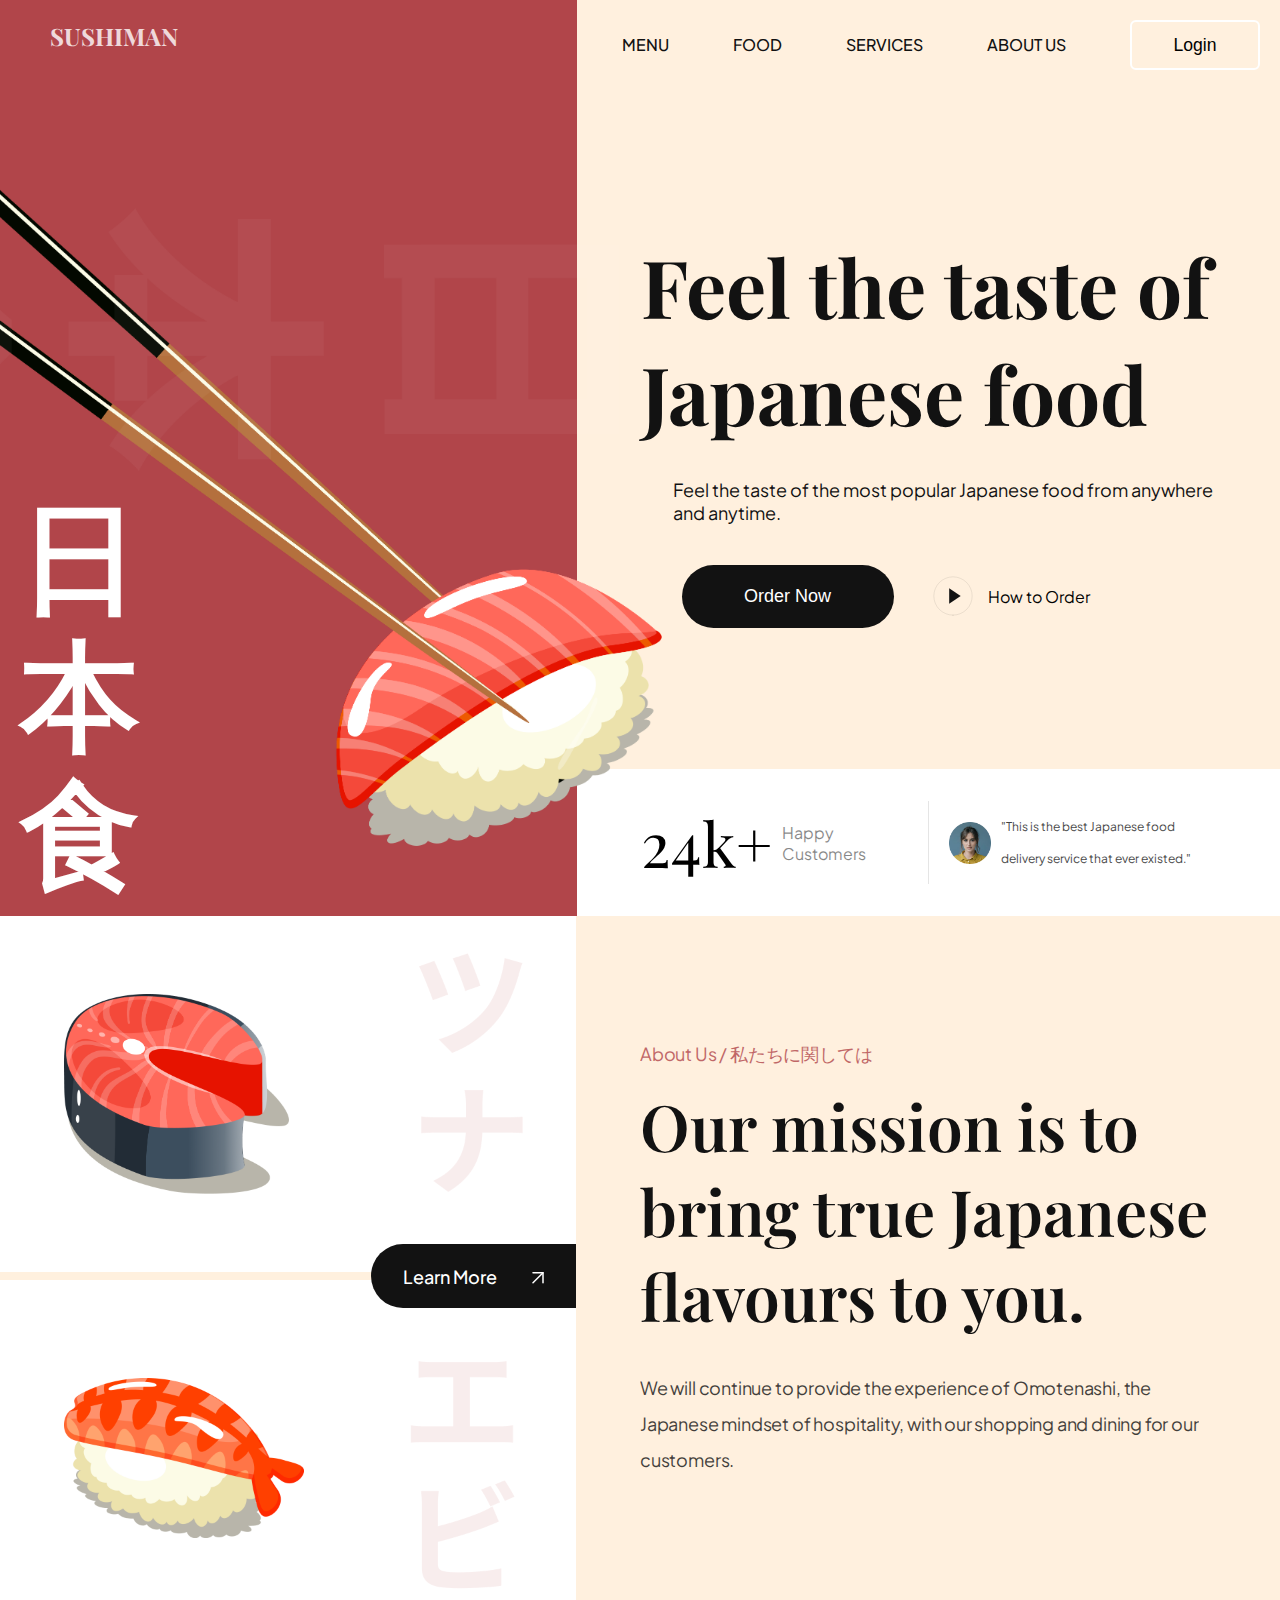
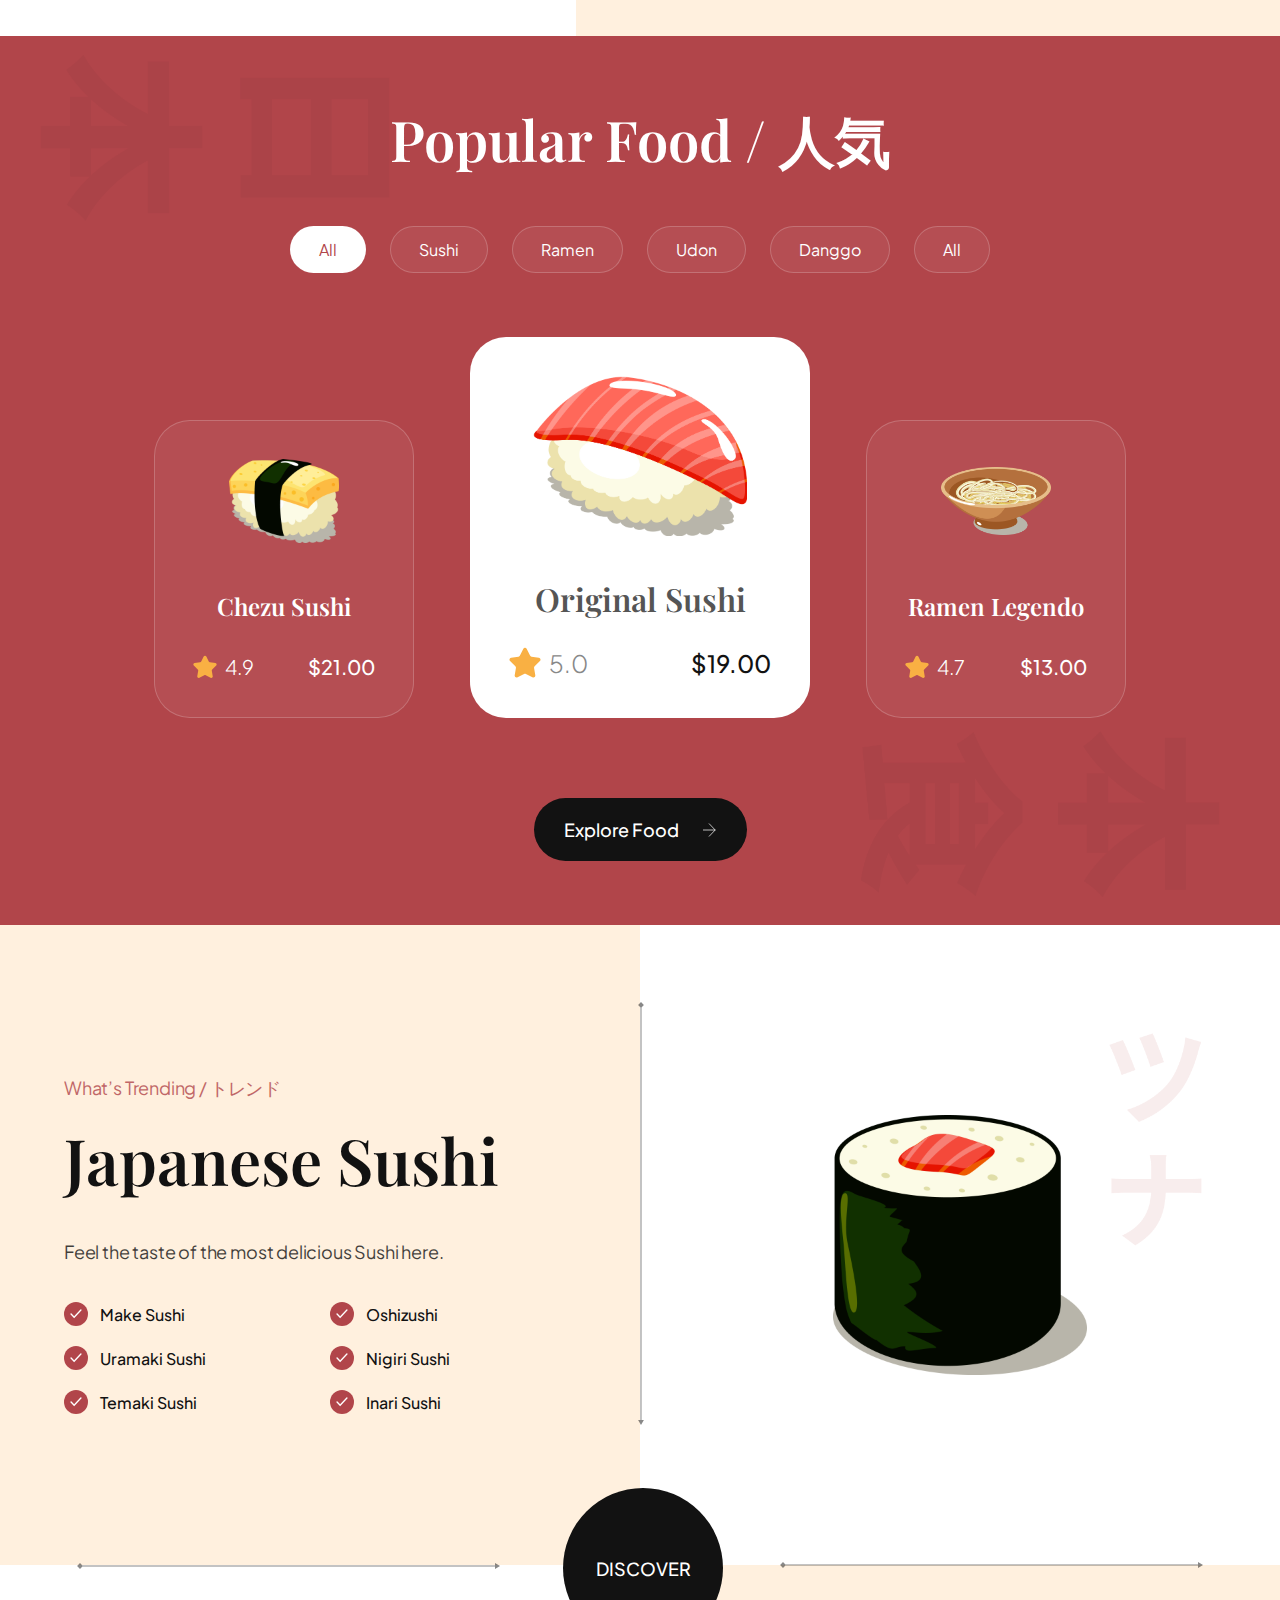
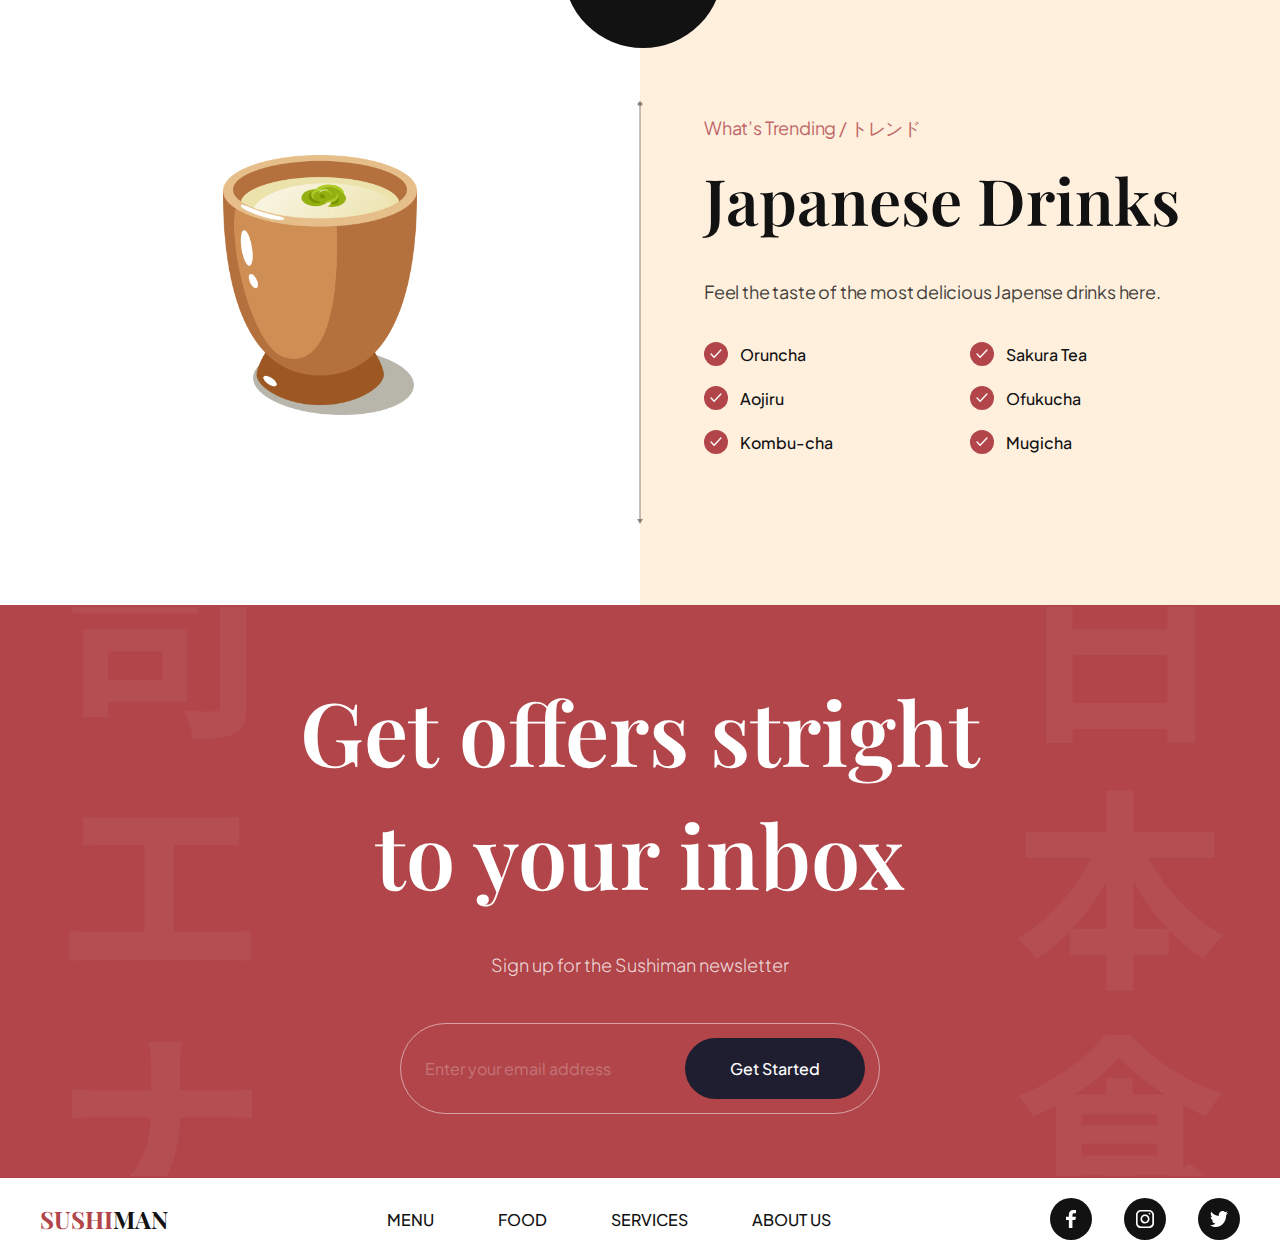
<file: index.html>
<!DOCTYPE html>
<html lang="en">
  <head>
    <meta charset="UTF-8">
    <meta http-equiv="X-UA-Compatible" content="IE=edge">
    <meta name="viewport" content="width=device-width, initial-scale=1.0">
    <link rel="icon" type="image/png" href="/sushi.png" />
    <link rel="stylesheet" href="css/style.css">
    <title>Sushiman</title>
  </head>
  <body>
    <header>
      <nav class="header__nav">
        <div class="header__logo">
          <h4 data-aos="fade-down">Sushiman</h4>
          <div class="header__logo-overlay"></div>
        </div>

        <ul class="header__menu" data-aos="fade-down">
          <li>
            <a href="#menu">Menu</a>
          </li>
          <li>
            <a href="#food">Food</a>
          </li>
          <li>
            <a href="#services">Services</a>
          </li>
          <li>
            <a href="#about-us">About Us</a>
          </li>
          <li>
            <button class="button"><a href="signup.html" >Login</a></button>
          </li>
        </ul>

        <ul class="header__menu-mobile" data-aos="fade-down">
          <li>
            <img src="assets/menu.svg" alt="menu" />
          </li>
        </ul>
      </nav>
    </header>

    <section class="hero">
      <div class="hero-image">
        <img 
          src="assets/sushi-1.png"
          alt="sushi"
          data-aos="fade-up"
        />
        <h2 data-aos="fade-up">
          日 <br />
          本 <br />
          食
        </h2>

        <div class="hero-image__overlay"></div>
      </div>

      <div class="hero-content">
        <div class="hero-content-info" data-aos="fade-left">
          <h1>Feel the taste of Japanese food</h1>
          <p>Feel the taste of the most popular Japanese food from anywhere and anytime.</p>

          <div class="hero-content__buttons">
            <button class="hero-content__order-button">Order Now</button>
            <button class="hero-content__play-button">
              <img src="assets/play-circle.svg" alt="play" />
              How to Order
            </button>
          </div>
        </div>

        <div class="hero-content__testimonial" data-aos="fade-up">
          <div class="hero-content__customer flex-center">
            <h4>24<span>k+</span></h4>
            <p>Happy Customers</p>
          </div>

          <div class="hero-content__review">
            <img src="assets/user.png" alt="user" />
            <p>"This is the best Japanese food delivery service that ever existed."</p>
          </div>
        </div>
      </div>
    </section>

    <section class="about-us" id="about-us">
      <div class="about-us__image">
        <div class="about-us__image-sushi3">
          <img src="assets/sushi-3.png" alt="sushi" data-aos="fade-right" />
        </div>

        <button class="about-us__button">
          Learn More

          <img src="assets/arrow-up-right.svg" alt="learn more" />
        </button>

        <div class="about-us__image-sushi2">
          <img src="assets/sushi-2.png" alt="sushi"  data-aos="fade-right" />
        </div>
      </div>

      <div class="about-us__content"  data-aos="fade-left">
        <p class="sushi__subtitle">About Us / 私たちに関しては</p>
        <h3 class="sushi__title">Our mission is to bring true Japanese flavours to you.</h3>
        <p class="sushi__description">We will continue to provide the experience of Omotenashi, the Japanese mindset of hospitality, with our shopping and dining for our customers.
        </p>
      </div>
    </section>

    <section class="popular-foods" id="menu">
      <h2 class="popular-foods__title" data-aos="flip-up">Popular Food / 人気</h2>

      <div class="popular-foods__filters sushi__hide-scrollbar" data-aos="fade-up">
        <button class="popular-foods__filter-btn active">All</button>
        <button class="popular-foods__filter-btn">

          Sushi
        </button>
        <button class="popular-foods__filter-btn">

          Ramen
        </button>
        <button class="popular-foods__filter-btn">

          Udon
        </button>
        <button class="popular-foods__filter-btn">

          Danggo
        </button>
        <button class="popular-foods__filter-btn">All</button>
      </div>

      <div class="popular-foods__catalogue" data-aos="fade-up">
        <article class="popular-foods__card">
          <img class="popular-foods__card-image" src="assets/sushi-12.png" alt="sushi-12" />
          <h4 class="popular-foods__card-title">Chezu Sushi</h4>

          <div class="popular-foods__card-details flex-between">
            <div class="popular-foods__card-rating">
              <img src="assets/star.svg" alt="star" />
              <p>4.9</p>
            </div>

            <p class="popular-foods__card-price">$21.00</p>
          </div>
        </article>

        <article class="popular-foods__card active-card">
          <img class="popular-foods__card-image" src="assets/sushi-11.png" alt="sushi-11" />
          <h4 class="popular-foods__card-title">Original Sushi</h4>
          
          <div class="popular-foods__card-details flex-between">
            <div class="popular-foods__card-rating">
              <img src="assets/star.svg" alt="star" />
              <p>5.0</p>
            </div>
            
            <p class="popular-foods__card-price">$19.00</p>
          </div>
        </article>

        <article class="popular-foods__card">
          <img class="popular-foods__card-image" src="assets/sushi-10.png" alt="sushi-10" />
          <h4 class="popular-foods__card-title">Ramen Legendo</h4>

          <div class="popular-foods__card-details flex-between">
            <div class="popular-foods__card-rating">
              <img src="assets/star.svg" alt="star" />
              <p>4.7</p>
            </div>

            <p class="popular-foods__card-price">$13.00</p>
          </div>
        </article>
      </div>

      <button class="popular-foods__button">
        Explore Food
        <img src="assets/arrow-right.svg"  alt="arrow-right" />
      </button>
    </section>

    <section class="trending" id="food">
      <section class="trending-sushi">
        <div class="trending__content" data-aos="fade-right">
          <p class="sushi__subtitle">What’s Trending / トレンド</p>
  
          <h3 class="sushi__title">Japanese Sushi
          </h3>
          <p class="sushi__description">Feel the taste of the most delicious Sushi here.
          </p>
  
          <ul class="trending__list flex-between">
            <li>
              <div class="trending__icon flex-center">
                <img src="assets/check.svg" alt="check" />
              </div>
              <p>Make Sushi</p>
            </li>
            <li>
              <div class="trending__icon flex-center">
                <img src="assets/check.svg" alt="check" />
              </div>
              <p>Oshizushi</p>
            </li>
            <li>
              <div class="trending__icon flex-center">
                <img src="assets/check.svg" alt="check" />
              </div>
              <p>Uramaki Sushi</p>
            </li>
            <li>
              <div class="trending__icon flex-center">
                <img src="assets/check.svg" alt="check" />
              </div>
              <p>Nigiri Sushi</p>
            </li>
            <li>
              <div class="trending__icon flex-center">
                <img src="assets/check.svg" alt="check" />
              </div>
              <p>Temaki Sushi</p>
            </li>
            <li>
              <div class="trending__icon flex-center">
                <img src="assets/check.svg" alt="check" />
              </div>
              <p>Inari Sushi</p>
            </li>
          </ul>
        </div>
  
        <div class="trending__image flex-center">
          <img src="assets/sushi-5.png" alt="sushi-5" data-aos="fade-left" />
  
          <div class="trending__arrow trending__arrow-left">
            <img src="assets/arrow-vertical.svg" alt="arrow vertical" />
          </div>
  
          <div class="trending__arrow trending__arrow-bottom">
            <img src="assets/arrow-horizontal.svg" alt="arrow horizontal" />
          </div>
        </div>

      </section>

      <div class="trending__discover" data-aos="zoom-in">
        <p>Discover</p>
      </div>

      <section class="trending-drinks">
        <div class="trending__image flex-center">
          <img src="assets/sushi-4.png" alt="sushi-4" data-aos="fade-right" />
  
          <div class="trending__arrow trending__arrow-top">
            <img src="assets/arrow-horizontal.svg" alt="arrow horizontal" />
          </div>
  
          <div class="trending__arrow trending__arrow-right">
            <img src="assets/arrow-vertical.svg" alt="arrow vertical" />
          </div>
        </div>

        <div class="trending__content" data-aos="fade-left">
          <p class="sushi__subtitle">What’s Trending / トレンド</p>
  
          <h3 class="sushi__title">Japanese Drinks
          </h3>
          <p class="sushi__description">Feel the taste of the most delicious Japense drinks here.
          </p>
  
          <ul class="trending__list flex-between">
            <li>
              <div class="trending__icon flex-center">
                <img src="assets/check.svg" alt="check" />
              </div>
              <p>Oruncha</p>
            </li>
            <li>
              <div class="trending__icon flex-center">
                <img src="assets/check.svg" alt="check" />
              </div>
              <p>
                Sakura Tea</p>
            </li>
            <li>
              <div class="trending__icon flex-center">
                <img src="assets/check.svg" alt="check" />
              </div>
              <p>Aojiru</p>
            </li>
            <li>
              <div class="trending__icon flex-center">
                <img src="assets/check.svg" alt="check" />
              </div>
              <p>Ofukucha</p>
            </li>
            <li>
              <div class="trending__icon flex-center">
                <img src="assets/check.svg" alt="check" />
              </div>
              <p>Kombu-cha</p>
            </li>
            <li>
              <div class="trending__icon flex-center">
                <img src="assets/check.svg" alt="check" />
              </div>
              <p>Mugicha</p>
            </li>
          </ul>
        </div>
      </section>
    </section>

    <section class="subscription flex-center" id="services">
      <h2 data-aos="flip-down">
        Get offers stright <br />
        to your inbox
      </h2>
      <p data-aos="fade-up">Sign up for the Sushiman newsletter</p>

      <div class="subscription__form" data-aos="fade-up">
        <input type="text" placeholder="Enter your email address"/>
        <button>Get Started</button>
      </div>
    </section>

    <footer class="footer flex-between">
      <h3 class="footer__logo">
        <span>Sushi</span>man
      </h3>

      <ul class="footer__nav">
        <li><a href="#menu">Menu</a></li>
        <li><a href="#food">Food</a></li>
        <li><a href="#services">Services</a></li>
        <li><a href="#about-us">About Us</a></li>
      </ul>

      <ul class="footer__social">
        <li class="flex-center">
          <img src="assets/facebook.svg" alt="facebook" />
        </li>
        <li class="flex-center">
          <img src="assets/instagram.svg" alt="instagram" />
        </li>
        <li class="flex-center">
          <img src="assets/twitter.svg" alt="twitter" />
        </li>
      </ul>
    </footer>

</html>
</file>
<file: css/style.css>
@import url("https://fonts.googleapis.com/css2?family=Playfair+Display:wght@400;500;600;700;800;900&display=swap");
@import url("https://fonts.googleapis.com/css2?family=Plus+Jakarta+Sans:wght@200;300;400;500;600;700;800&display=swap");

/* other css file imports */
@import url("sections/header.css");
@import url("sections/hero.css");
@import url("sections/about.css");
@import url("sections/popular.css");
@import url("sections/trending.css");
@import url("sections/subscribe.css");
@import url("sections/footer.css");

/* CSS variables for reusablity across all files (including above imported) */
:root {
  --playfair-display: "Playfair Display", serif;
  --plus-jakarta-sans: "Plus Jakarta Sans", sans-serif;

  --primary-color: #b1454a;
  --secondary-color: #121212;

  --black-200: #020202;
  --black-300: #333333;
  --black-400: #1f1e31;
  --black-500: #555555;
  --gray-100: #888888;

  --color-white: #fff;
  --color-creamson: #fff0de;
}

* {
  margin: 0;
  padding: 0;
  box-sizing: border-box;
  scroll-behavior: smooth;
}

body {
  max-width: 1280px;
  margin: 0 auto;
  background-color: var(--color-creamson);
}

a {
  text-decoration: none;
  color: inherit;
}


.flex-center {
  display: flex;
  justify-content: center;
  align-items: center;
}

.flex-between {
  display: flex;
  justify-content: space-between;
  align-items: center;
}

.sushi__subtitle {
  font-size: 18px;
  font-weight: 400;
  font-family: var(--plus-jakarta-sans);

  color: var(--primary-color);
  opacity: 0.8;

  letter-spacing: -0.01em;
}

.sushi__title {
  font-size: 64px;
  font-weight: 600;
  font-family: var(--playfair-display);

  color: var(--secondary-color);

  margin-top: 16px;
}

.sushi__description {
  font-size: 18px;
  font-weight: 400;
  font-family: var(--plus-jakarta-sans);

  line-height: 36px;
  letter-spacing: -0.01em;

  color: var(--secondary-color);
  opacity: 0.8;

  margin: 32px 0px;
}

/* Hide scrollbar for Chrome, Safari and Opera */
.sushi__hide-scrollbar::-webkit-scrollbar {
  display: none;
}

/* Hide scrollbar for IE, Edge and Firefox */
.sushi__hide-scrollbar {
  -ms-overflow-style: none; /* IE and Edge */
  scrollbar-width: none; /* Firefox */
}

/* START: about us media queries */
@media screen and (max-width: 1024px) {
  .about-us {
    flex-direction: column;
  }

  .about-us__image {
    flex-direction: row;
  }

  .about-us__image-sushi3 {
    border-bottom: none;
    border-right: 8px solid var(--color-creamson);
  }

  .about-us__button {
    display: none;
  }
}

@media screen and (max-width: 750px) {
  .about-us__image {
    flex-direction: column;
  }

  .about-us__image-sushi3 {
    border-bottom: 8px solid var(--color-creamson);
    border-right: none;
  }

  .about-us__button {
    display: block;
    top: 47%;
  }
}

@media screen and (max-width: 550px) {
  .about-us__image-sushi2 img,
  .about-us__image-sushi3 img {
    width: 50%;
    height: 160px;

    object-fit: contain;
  }

  .about-us__image div {
    padding: 32px;
  }

  .about-us__button {
    top: 44%;
  }

  .about-us__content {
    padding: 32px;
  }
}
/* END: about us media queries */


/* START: header media querie */
@media screen and (max-width: 900px) {
  .header__nav {
    background: var(--primary-color);
  }

  .header__menu {
    display: none;
  }

  .header__menu-mobile {
    display: flex;
  }
}

@media screen and (max-width: 550px) {
  .header__logo {
    padding-left: 0;
  }
}
/* END: header media queries */

/* START: hero media queries */
@media screen and (max-width: 1060px) {
  .hero {
    flex-direction: column;
  }

  .hero-image img {
    width: 100%;

    transform: matrix(1, 0.05, 0, 1.25, 0, 0) !important;
  }
}

@media screen and (max-width: 750px) {
  .hero-image h2 {
    font-size: 70px;
    line-height: 90px;
  }
}

@media screen and (max-width: 550px) {
  .hero-image h2 {
    font-size: 40px;
    line-height: 60px;
  }

  .hero-content-info {
    padding: 32px;
  }

  .hero-content-info h1 {
    font-size: 60px;
  }

  .hero-content-info p {
    margin: 32px 0;
  }

  .hero-content__buttons {
    margin: 41px 0;
  }

  .hero-content__testimonial {
    padding: 32px;
  }
}
/* END: hero media queries */

/* START: popular media queries */
@media screen and (max-width: 550px) {
  .popular-foods {
    padding: 64px 32px;
  }

  .popular-foods__card,
  .popular-foods__card.active-card {
    min-width: 100%;
  }
}
/* END: popular media queries */

/* START: subscribe media queries */
@media screen and (max-width: 550px) {
  .subscription {
    padding: 64px 32px;
  }

  .subscription h2 {
    font-size: 68px;
    line-height: 100px;
  }

  .subscription__form {
    flex-direction: column;
    gap: 20px;

    min-width: 100%;
    border-radius: 20px;
    padding: 0;

    border: none;
  }

  .subscription__form input {
    min-height: 50px;

    border: 1px solid rgba(255, 255, 255, 0.5);
    padding: 10px 20px;
    border-radius: 30px;
  }

  .subscription__form button {
    min-width: 100%;
  }
}
/* END: subscribe media queries */

/* START: trending media queries */
@media screen and (max-width: 1024px) {
  .trending-sushi {
    flex-direction: column;
  }

  .trending-drink {
    flex-direction: column-reverse;
  }

  .trending__image {
    width: 100%;
    background-size: cover;
  }

  .trending__discover {
    display: none;
  }

  .trending__arrow {
    display: none;
  }
}

@media screen and (max-width: 550px) {
  .trending__image img {
    width: 70%;
    height: 70%;
  }

  .trending__content {
    padding: 32px;
  }
}
/* END: trending media queries */
</file>
